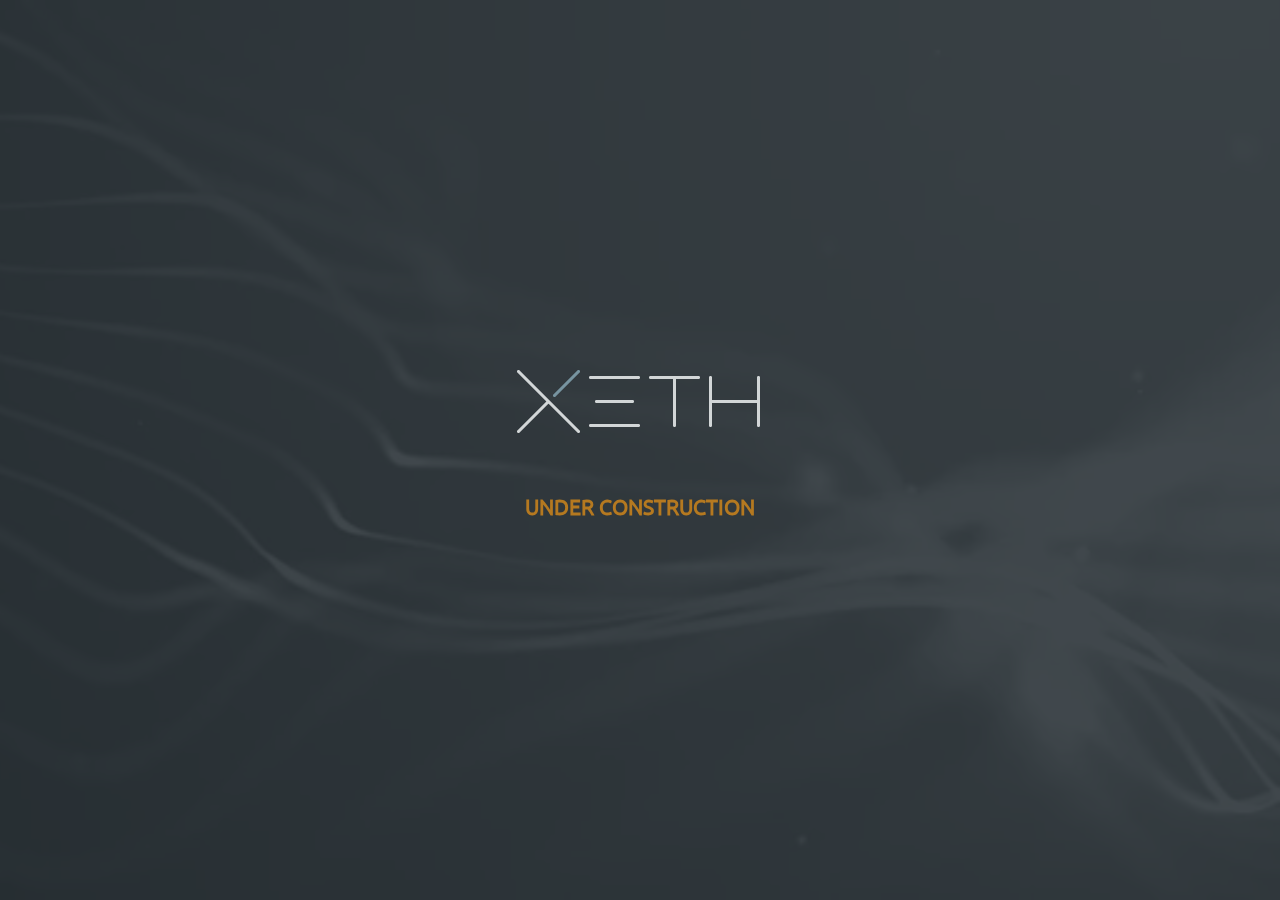
<file: index.html>
<!doctype html>
<html>
<head>
<meta charset="utf-8">
<title>XETH</title>
    
<script type="text/javascript" src="js/jquery-1.11.0.min.js"></script>
<script type="text/javascript" src="js/qrcode.min.js"></script>

<link href="CSS/main.css" rel="stylesheet" type="text/css">
<link href="CSS/splash.css" rel="stylesheet" type="text/css">
<link href="CSS/details.css" rel="stylesheet" type="text/css">
<link href="CSS/get.css" rel="stylesheet" type="text/css">
<link href="CSS/support.css" rel="stylesheet" type="text/css">
<script>
  (function(i,s,o,g,r,a,m){i['GoogleAnalyticsObject']=r;i[r]=i[r]||function(){
  (i[r].q=i[r].q||[]).push(arguments)},i[r].l=1*new Date();a=s.createElement(o),
  m=s.getElementsByTagName(o)[0];a.async=1;a.src=g;m.parentNode.insertBefore(a,m)
  })(window,document,'script','https://www.google-analytics.com/analytics.js','ga');

  ga('create', 'UA-81037604-1', 'auto');
  ga('send', 'pageview');

</script>
</head>

<body>
    
<div id="header" class="header">
	
    <a href="#" class="headLogo"></a>
<!--
	<ul id="mainNav" class="mainNav">
		<li><a id="detailsNav" href="javascript:void(0)">About</a></li>
		<li><a id="documentationNav" href="documentation.html">Documentation</a></li>
		<!--<li><a id="timelineNav" href="timeline.html">Timeline</a></li>!
		<li><a id="getNav" href="download.html">Get</a></li>
		<li><a id="supportNav" class="hl" href="javascript:void(0)">Contribute</a></li>
	</ul>
-->
</div>
    
<div class="splashPage">
    <video class="bgLayer bgVideo" loop autoplay name="media"><source src="video/bg.webm" type="video/webm"></video>
    <div class="bgLayer"></div>
    <div class="splitSection logoSection full">
        <div class="logo"></div>
        <!--<div style="margin-top:10px;color:red;text-align:center;">
            Xeth is no longer maintained. Please use alternative wallets such as <a style="color:red" href="https://github.com/ethereum/mist">https://github.com/ethereum/mist</a>
        </div>-->
        <div style="text-align:center;font-size:1.3em;font-weight:bold;margin-top:30px;padding:10px;background-image:url(https://cdn.pixabay.com/photo/2012/04/10/17/07/patterns-26459_640.png);color:#b57920;">
            UNDER CONSTRUCTION
        </div>
    </div>
    <!--<div class="highlightsSection short">
        <ul class="highlights">
            <li class="eth">ethereum wallet</li>
            <li class="bitprofile">bitprofile support</li>
            <li class="stealth">stealth payments</li>
            <li class="opensource">free<br>open-source</li>
        </ul>
    </div>-->
</div>
<!--
<div id="detailsPage" class="pageTag"></div>
<div class="detailsPage">
<div class="contentWrapper">
    <div class="highlightItem">
        <div class="icon eth"></div>
        <div class="txt">
            <h2>Ethereum</h2>
            <p><a href="https://www.ethereum.org/" target="_blank">Ethereum</a> is a decentralized platform that runs smart contracts: applications that run exactly as programmed without any possibility of downtime, censorship, fraud or third party interference.</p>
        </div>
    </div>
    <div class="highlightItem">
        <div class="icon bitprofile"></div>
        <div class="txt">
            <h2>BitProfile</h2>
            <p><a href="http://bitprofile.org/" target="_blank">BitProfile</a> is a decentralized user namespace system which allows to receive direct payments anonymously.</p>
        </div>
    </div>
    <div class="highlightItem">
        <div class="icon stealth"></div>
        <div class="txt">
            <h2>Stealth Payments</h2>
            <p>Private exchange of funds, protects the privacy of the recipient and prevents observers from knowing the user's transaction history. Find more information in the <a href="documentation.html">documentation</a>.</p>
        </div>
    </div>
    
    <div class="preview">
        <img src="img/Animation.gif" />
    </div>
    
    <h1>XETH Project</h1>
    <p>Xeth is a free, open-source Ethereum GUI wallet. It implements various useful features, like stealth payments, bitprofile support, secure random key generation, addressbook and much more.</p>
    <p>The intuitive and smooth UI brings the best user experience.</p>
    <p>For more details see the <a href="documentation.html">documentation</a>.</p>

</div>
</div>

<div id="getPage" class="pageTag"></div>
<div class="getPage">
<div class="contentWrapper">
    <a href="download.html" class="btn">Download</a>
    <a target="_blank" href="https://github.com/Xeth/Xeth" class="btn">GitHub</a>
    <div class="info">
        <h2>New version available soon</h2>
        <h1>Previous Release 0.4.2 <a href="release.html">(notes)</a></h1>
    </div>
</div>
</div>

<div id="supportPage" class="pageTag"></div>
<div class="supportPage">
<div class="contentWrapper">
    <div class="info">
        <div class="txt">
            <h2>Support XETH project</h2>
            <p>Xeth is an open-source, community based, non-profit project, being developed collaboratively by volunteers.</p>
            <p>Any kind of support is highly appreciated. You can help us with the development, financially or just spread the word.</p>
        </div>
        <a href="https://github.com/Xeth/Xeth/issues" target="_blank" class="btn icon github">Code &amp; Issues</a>
        <a href="https://twitter.com/home?status=%23XETH%20%23Ethereum%20GUI%20wallet%20with%20%23StealthPayments%20and%20%40BitProfile%20support%20http%3A//xeth.org" target="_blank" class="btn icon twitter">Tweet about it</a>
    </div>
    <div class="donate" id="donateETH">
        <div class="img"></div>
        <div class="txt">0x15e0d2A370152D9EfdF23dFF00F00D47d6Df9E54</div>
        <a href="javascript:void(0)" class="btn">Support us with ETH</a>
    </div>
</div>
</div>
-->    
    <script src='js/script.js'></script>
    
</body>
</html>
</file>
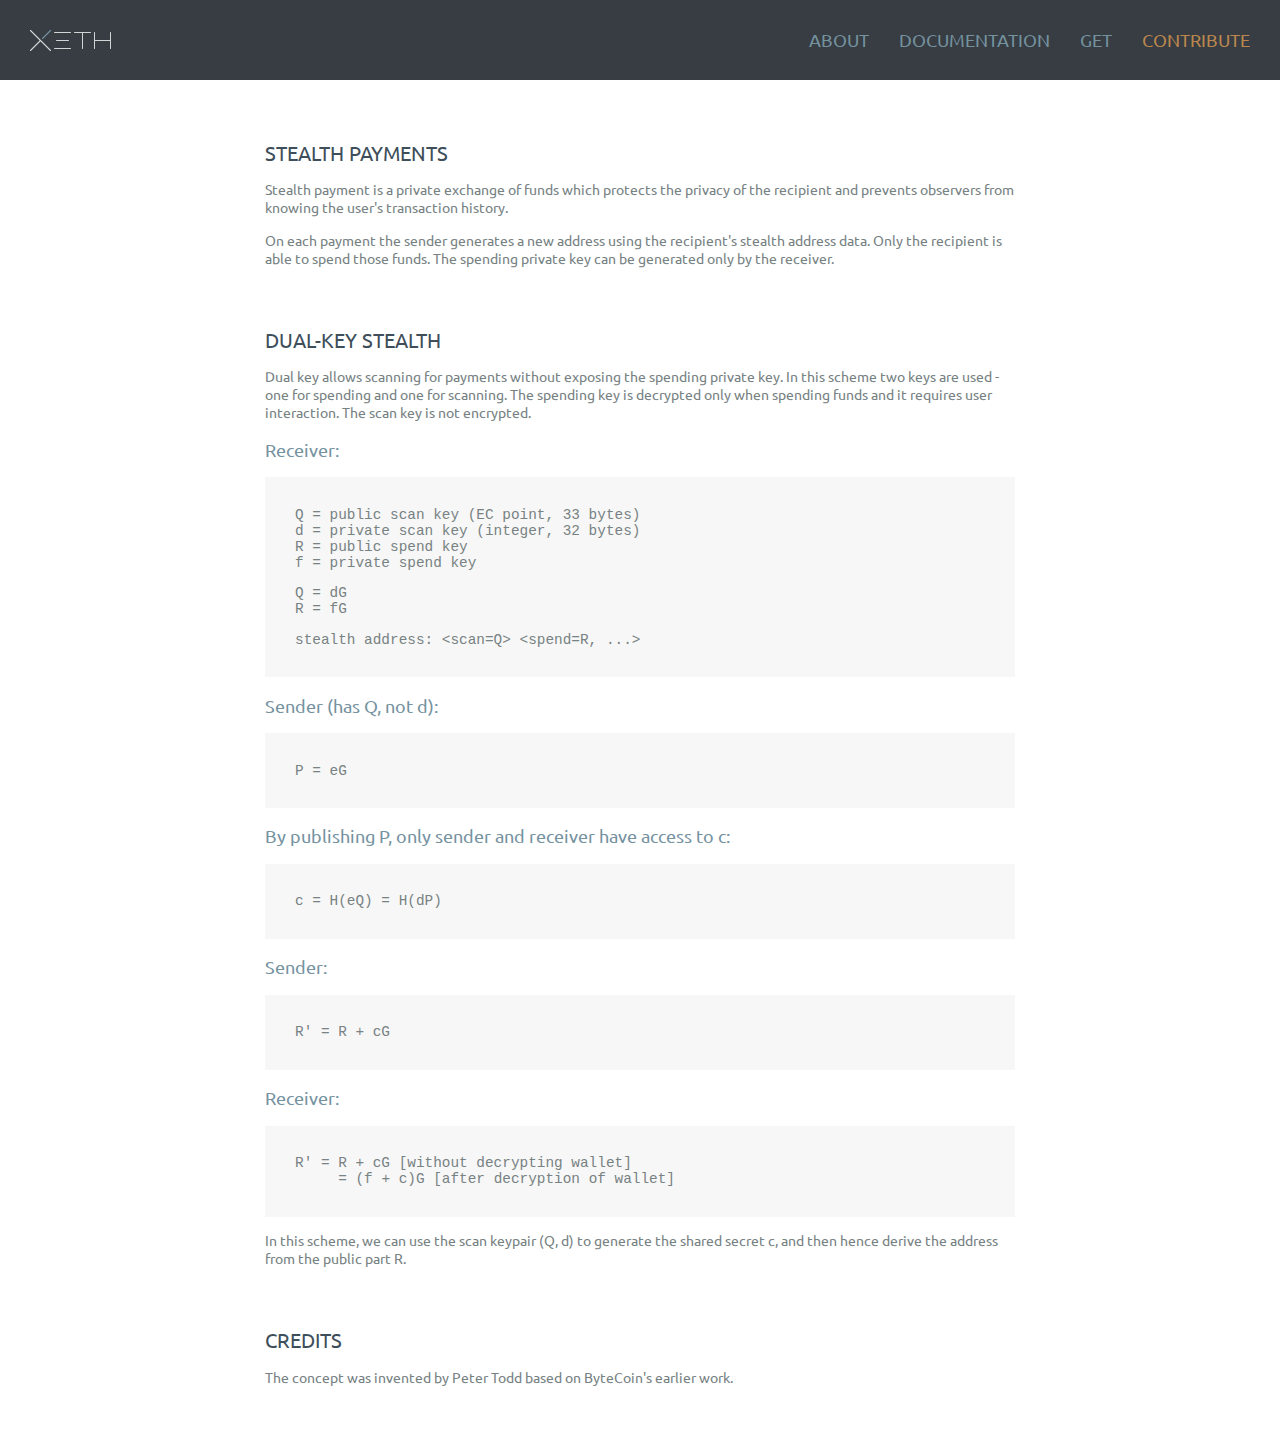
<file: documentation.html>
<!doctype html>
<html>
<head>
<meta charset="utf-8">
<title>XETH timeline</title>

<link href="CSS/main.css" rel="stylesheet" type="text/css">
<link href="CSS/documentation.css" rel="stylesheet" type="text/css">
<script>
  (function(i,s,o,g,r,a,m){i['GoogleAnalyticsObject']=r;i[r]=i[r]||function(){
  (i[r].q=i[r].q||[]).push(arguments)},i[r].l=1*new Date();a=s.createElement(o),
  m=s.getElementsByTagName(o)[0];a.async=1;a.src=g;m.parentNode.insertBefore(a,m)
  })(window,document,'script','https://www.google-analytics.com/analytics.js','ga');

  ga('create', 'UA-81037604-1', 'auto');
  ga('send', 'pageview');

</script>
</head>

<body>
    
<div id="header" class="header scrolled">
	
    <a href="index.html" class="headLogo"></a>

	<ul id="mainNav" class="mainNav">
		<li><a id="detailsNav" href="index.html#detailsPage">About</a></li>
		<li><a id="documentationNav" href="documentation.html">Documentation</a></li>
<!--		<li><a id="timelineNav" href="timeline.html">Timeline</a></li>-->
		<li><a id="getNav" href="download.html">Get</a></li>
		<li><a id="supportNav" class="hl" href="index.html#supportPage">Contribute</a></li>
	</ul>

</div>
    
<div class="documentationPage contentWrapper subPage">
    <h1>Stealth payments</h1>
    <p>Stealth payment is a private exchange of funds which protects the privacy of the recipient and prevents observers from knowing the user's transaction history.</p>
    <p>On each payment the sender generates a new address using the recipient's stealth address data. Only the recipient is able to spend those funds. The spending private key can be generated only by the receiver.</p>
    <h1>Dual-key stealth</h1>
    <p>Dual key allows scanning for payments without exposing the spending private key. In this scheme two keys are used - one for spending and one for scanning. The spending key is decrypted only when spending funds and it requires user interaction. The scan key is not encrypted.</p>
    <h3>Receiver:</h3>
    <div class="code">
        <p>
            Q = public scan key (EC point, 33 bytes)<br>
            d = private scan key (integer, 32 bytes)<br>
            R = public spend key<br>
            f = private spend key
        </p>
        <p>
            Q = dG<br>
            R = fG
        </p>
        <p>
            stealth address: &lt;scan=Q&gt; &lt;spend=R, ...&gt;
        </p>
    </div>
    <h3>Sender (has Q, not d):</h3>
    <div class="code">
        <p>P = eG</p>
    </div>
    <h3>By publishing P, only sender and receiver have access to c:</h3>
    <div class="code">
        <p>c = H(eQ) = H(dP)</p>
    </div>
    <h3>Sender:</h3>
    <div class="code">
        <p>R' = R + cG</p>
    </div>
    <h3>Receiver:</h3>
    <div class="code">
        <p>
            R' = R + cG     [without decrypting wallet]<br>
            &emsp;&emsp;&emsp;= (f + c)G   [after decryption of wallet]
        </p>
    </div>
    <p>
        In this scheme, we can use the scan keypair (Q, d) to generate the shared secret c, and then hence derive the address from the public part R.
    </p>
    <h1>Credits</h1>
    <p>The concept was invented by Peter Todd based on ByteCoin's earlier work.</p>
</div>
    
</body>
</html>
</file>
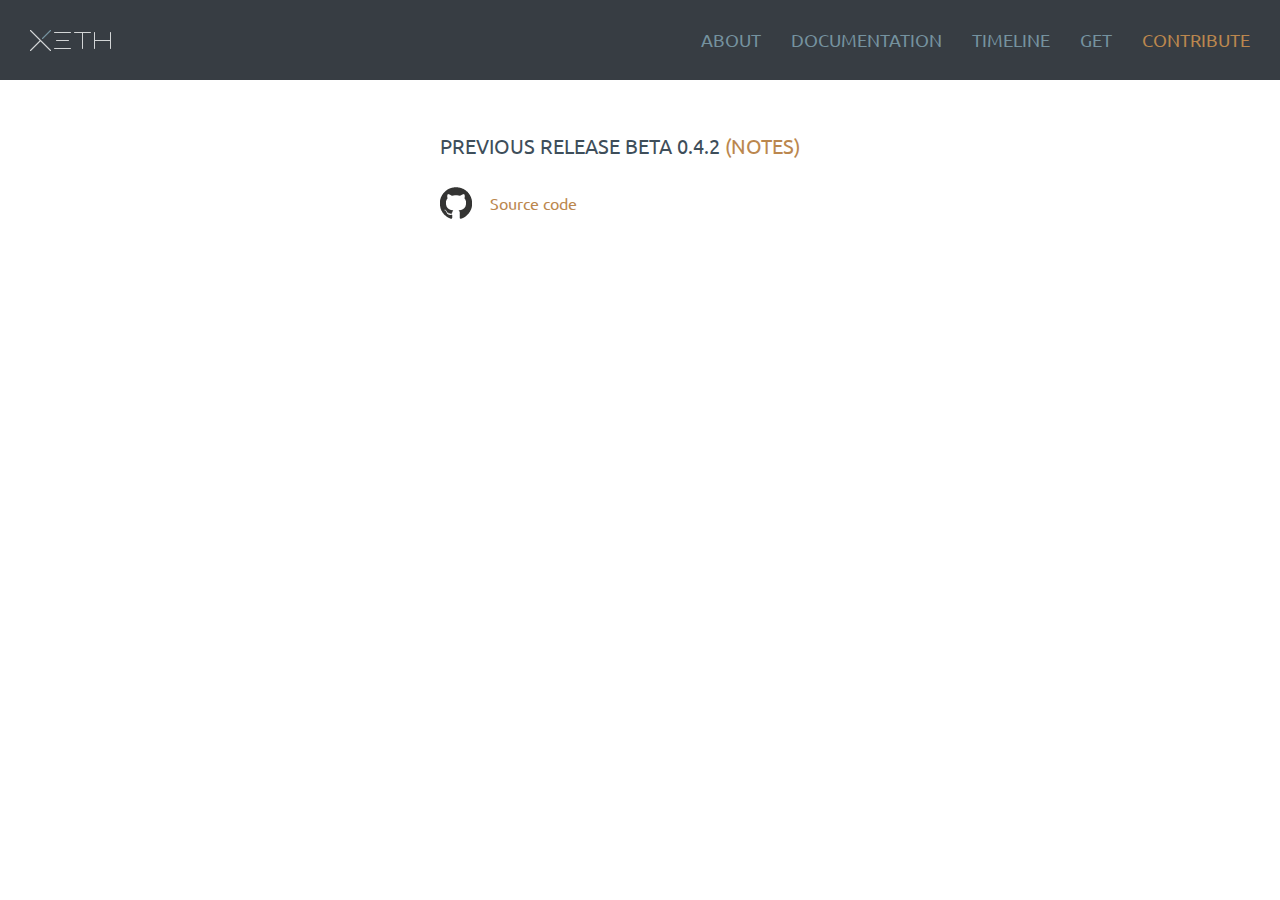
<file: download.html>
<!doctype html>
<html>
<head>
<meta charset="utf-8">
<title>XETH download</title>

<link href="CSS/main.css" rel="stylesheet" type="text/css">
<link href="CSS/downloads.css" rel="stylesheet" type="text/css">
<script>
  (function(i,s,o,g,r,a,m){i['GoogleAnalyticsObject']=r;i[r]=i[r]||function(){
  (i[r].q=i[r].q||[]).push(arguments)},i[r].l=1*new Date();a=s.createElement(o),
  m=s.getElementsByTagName(o)[0];a.async=1;a.src=g;m.parentNode.insertBefore(a,m)
  })(window,document,'script','https://www.google-analytics.com/analytics.js','ga');

  ga('create', 'UA-81037604-1', 'auto');
  ga('send', 'pageview');

</script>
</head>

<body>
    
<div id="header" class="header scrolled">
	
    <a href="index.html" class="headLogo"></a>

	<ul id="mainNav" class="mainNav">
		<li><a id="detailsNav" href="index.html#detailsPage">About</a></li>
		<li><a id="documentationNav" href="documentation.html">Documentation</a></li>
		<li><a id="timelineNav" href="timeline.html">Timeline</a></li>
		<li><a id="getNav" href="download.html">Get</a></li>
		<li><a id="supportNav" class="hl" href="index.html#supportPage">Contribute</a></li>
	</ul>

</div>
    
<!--div class="warningPage subPage">
    <div class="contentWrapper">
        <p>A new community-created blockchain will be available for activation at block #1920000, which is expected to arrive on July 20th 2016, in which the Ether balance of contract 0xbb9bc244d798123fde783fcc1c72d3bb8c189413 (commonly referred to as "The DAO") and all of its descendants will be moved to a withdraw contract due to an exploited bug in the original contract. This should restore funds from all contracts linked to the exploit and allow authenticated holders of "The DAO" tokens to redeem it for ether.</p>
        <p><b>Xeth supports the DAO hard fork by default.</b><br> If you don't want to support the hard fork, please start Xeth with the <i>--dao-fork=0</i> command line argument.</p>
    </div>
</div-->
    
<div class="downloadsPage contentWrapper subPage slimPage">
     <!--<h2>New version available soon</h2>-->
     <!--<div class="soon">-->
        <!--<a class="OS windows" target="_blank" href="https://sourceforge.net/projects/xeth/files/windows/x86_64/windows_xeth-latest.x86_64.exe/download">Windows</a>-->
        <!--<a class="OS mac" target="_blank" href="https://github.com/Xeth/Xeth/blob/master/doc/build_osx.md">Mac OS X</a>-->
        <!--<a class="OS ubuntu" target="_blank" href="https://sourceforge.net/projects/xeth/files/linux/x86_64/ubuntu16_xeth-latest.x86_64.deb/download">Ubuntu 16</a>-->
        <!--<a class="OS fedora" target="_blank" href="https://sourceforge.net/projects/xeth/files/linux/x86_64/fedora24_xeth-latest.x86_64.rpm/download">Fedora 24</a>-->
         <!--<a class="OS source" target="_blank" href="https://github.com/Xeth/Xeth">Source code</a>-->
        <!--<a class="OS more" target="_blank" href="https://sourceforge.net/projects/xeth/files/">More downloads</a>-->
         <!--<div class="clear"></div>
     <!--</div>-->
    
    <h1 class="title">previous release Beta 0.4.2 <a href="release.html">(notes)</a></h1>
    <!--<a class="OS windows"  target="_blank" href="https://sourceforge.net/projects/xeth/files/windows/x86_64/windows_xeth-latest.x86_64.exe/download">Windows</a>-->
    <!-- <a class="OS mac" target="_blank" href="https://github.com/Xeth/Xeth/blob/master/doc/build_osx.md">Mac OS X</a> -->
<!--    <a class="OS mac" target="_blank" href="https://sourceforge.net/projects/xeth/files/osx/x86_64/XETH_experimental.dmg/download">Mac OS X (alpha)</a>-->
    <!-- <a class="OS ubuntu" target="_blank" href="https://sourceforge.net/projects/xeth/files/linux/x86_64/ubuntu16_xeth-latest.x86_64.deb/download">Ubuntu 16</a> -->
<!--    <a class="OS fedora" target="_blank" href="https://sourceforge.net/projects/xeth/files/linux/x86_64/fedora24_xeth-latest.x86_64.rpm/download">Fedora 24</a>-->
    <a class="OS source" target="_blank" href="https://github.com/Xeth/Xeth">Source code</a>
    <!--<a class="OS more" target="_blank" href="https://sourceforge.net/projects/xeth/files/">More downloads</a>-->
    <div class="clear"></div>
</div>
    
</body>
</html>
</file>
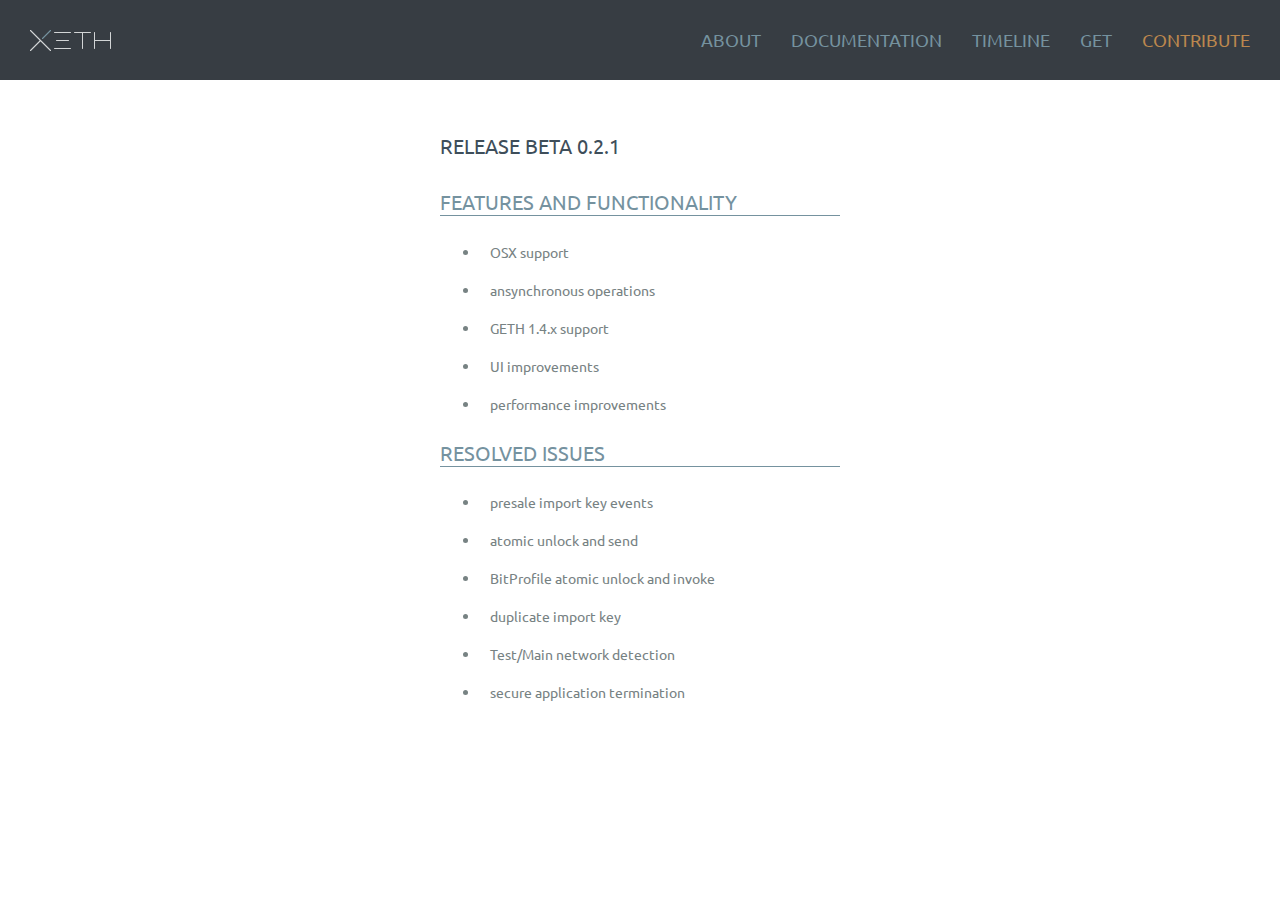
<file: release-0.2-1.html>
<!doctype html>
<html>
<head>
<meta charset="utf-8">
<title>XETH download</title>

<link href="CSS/main.css" rel="stylesheet" type="text/css">
<link href="CSS/release.css" rel="stylesheet" type="text/css">
<script>
  (function(i,s,o,g,r,a,m){i['GoogleAnalyticsObject']=r;i[r]=i[r]||function(){
  (i[r].q=i[r].q||[]).push(arguments)},i[r].l=1*new Date();a=s.createElement(o),
  m=s.getElementsByTagName(o)[0];a.async=1;a.src=g;m.parentNode.insertBefore(a,m)
  })(window,document,'script','https://www.google-analytics.com/analytics.js','ga');

  ga('create', 'UA-81037604-1', 'auto');
  ga('send', 'pageview');
</script>
</head>

<body>
    
<div id="header" class="header scrolled">
	
    <a href="index.html" class="headLogo"></a>

	<ul id="mainNav" class="mainNav">
		<li><a id="detailsNav" href="index.html#detailsPage">About</a></li>
		<li><a id="documentationNav" href="documentation.html">Documentation</a></li>
		<li><a id="timelineNav" href="timeline.html">Timeline</a></li>
		<li><a id="getNav" href="download.html">Get</a></li>
		<li><a id="supportNav" class="hl" href="index.html#supportPage">Contribute</a></li>
	</ul>

</div>
    
<div class="releasePage contentWrapper subPage slimPage">
    <h1>release BETA 0.2.1</h1>
    <h2>Features and Functionality</h2>
    <ul>
        <li>OSX support</li>
        <li>ansynchronous operations</li>
        <li>GETH 1.4.x support</li>
        <li>UI improvements</li>
        <li>performance improvements</li>
    </ul>
    <h2>Resolved issues</h2>
    <ul>
        <li>presale import key events</li>
        <li>atomic unlock and send</li>
        <li>BitProfile atomic unlock and invoke</li>
        <li>duplicate import key</li>
        <li>Test/Main network detection</li>
        <li>secure application termination</li>
    </ul>
</div>
</body>
</html>
</file>
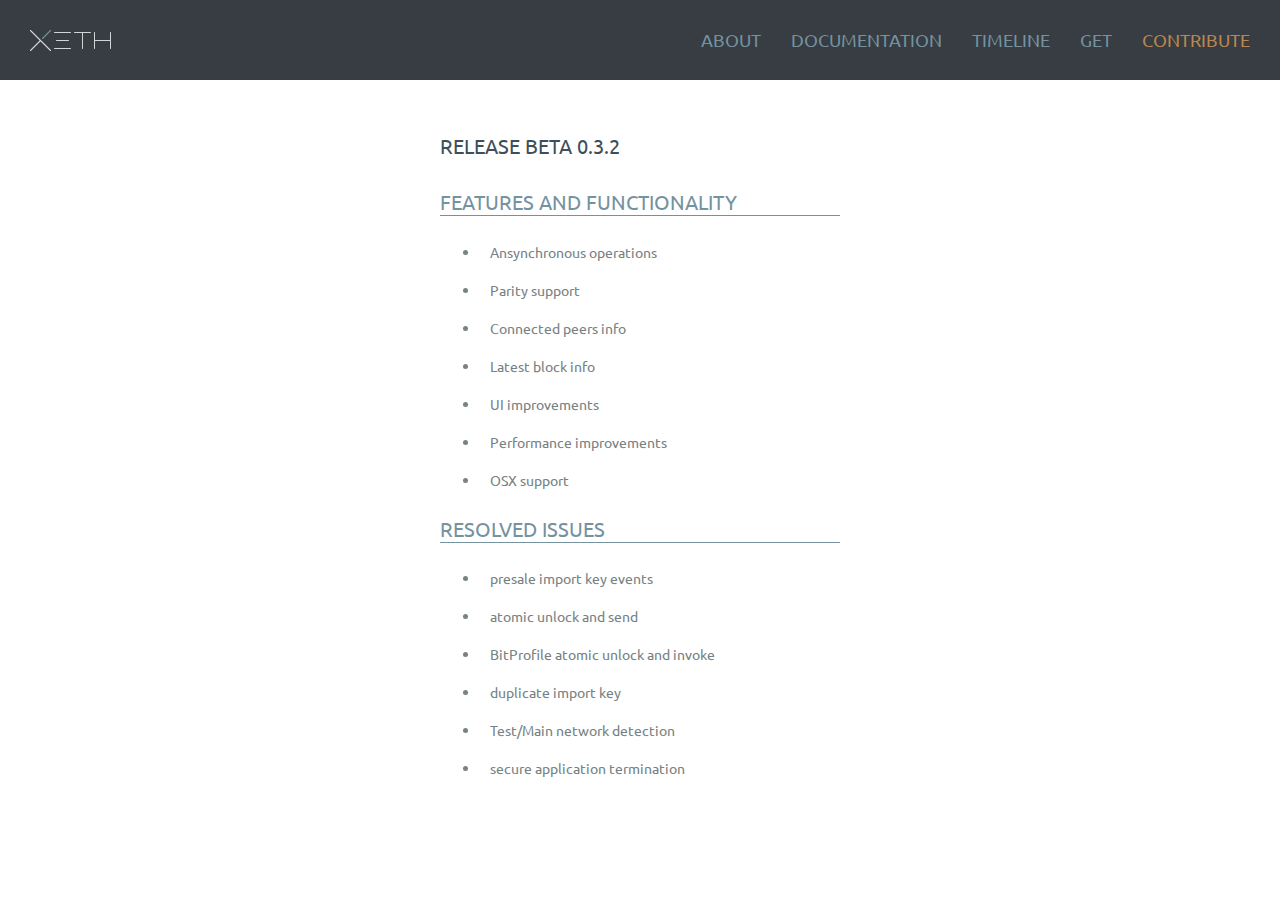
<file: release-0.3.1.html>
<!doctype html>
<html>
<head>
<meta charset="utf-8">
<title>XETH download</title>

<link href="CSS/main.css" rel="stylesheet" type="text/css">
<link href="CSS/release.css" rel="stylesheet" type="text/css">
<script>
  (function(i,s,o,g,r,a,m){i['GoogleAnalyticsObject']=r;i[r]=i[r]||function(){
  (i[r].q=i[r].q||[]).push(arguments)},i[r].l=1*new Date();a=s.createElement(o),
  m=s.getElementsByTagName(o)[0];a.async=1;a.src=g;m.parentNode.insertBefore(a,m)
  })(window,document,'script','https://www.google-analytics.com/analytics.js','ga');

  ga('create', 'UA-81037604-1', 'auto');
  ga('send', 'pageview');
</script>
</head>

<body>
    
<div id="header" class="header scrolled">
	
    <a href="index.html" class="headLogo"></a>

	<ul id="mainNav" class="mainNav">
		<li><a id="detailsNav" href="index.html#detailsPage">About</a></li>
		<li><a id="documentationNav" href="documentation.html">Documentation</a></li>
		<li><a id="timelineNav" href="timeline.html">Timeline</a></li>
		<li><a id="getNav" href="download.html">Get</a></li>
		<li><a id="supportNav" class="hl" href="index.html#supportPage">Contribute</a></li>
	</ul>

</div>
    
<div class="releasePage contentWrapper subPage slimPage">
    <h1>release BETA 0.3.2</h1>
    <h2>Features and Functionality</h2>
    <ul>
	<li>Ansynchronous operations</li>
        <li>Parity support</li>
        <li>Connected peers info</li>
        <li>Latest block info</li>
        <li>UI improvements</li>
        <li>Performance improvements</li>
	<li>OSX support</li>
    </ul>
    <h2>Resolved issues</h2>
    <ul>
        <li>presale import key events</li>
        <li>atomic unlock and send</li>
        <li>BitProfile atomic unlock and invoke</li>
        <li>duplicate import key</li>
        <li>Test/Main network detection</li>
        <li>secure application termination</li>
    </ul>
</div>
</body>
</html>
</file>
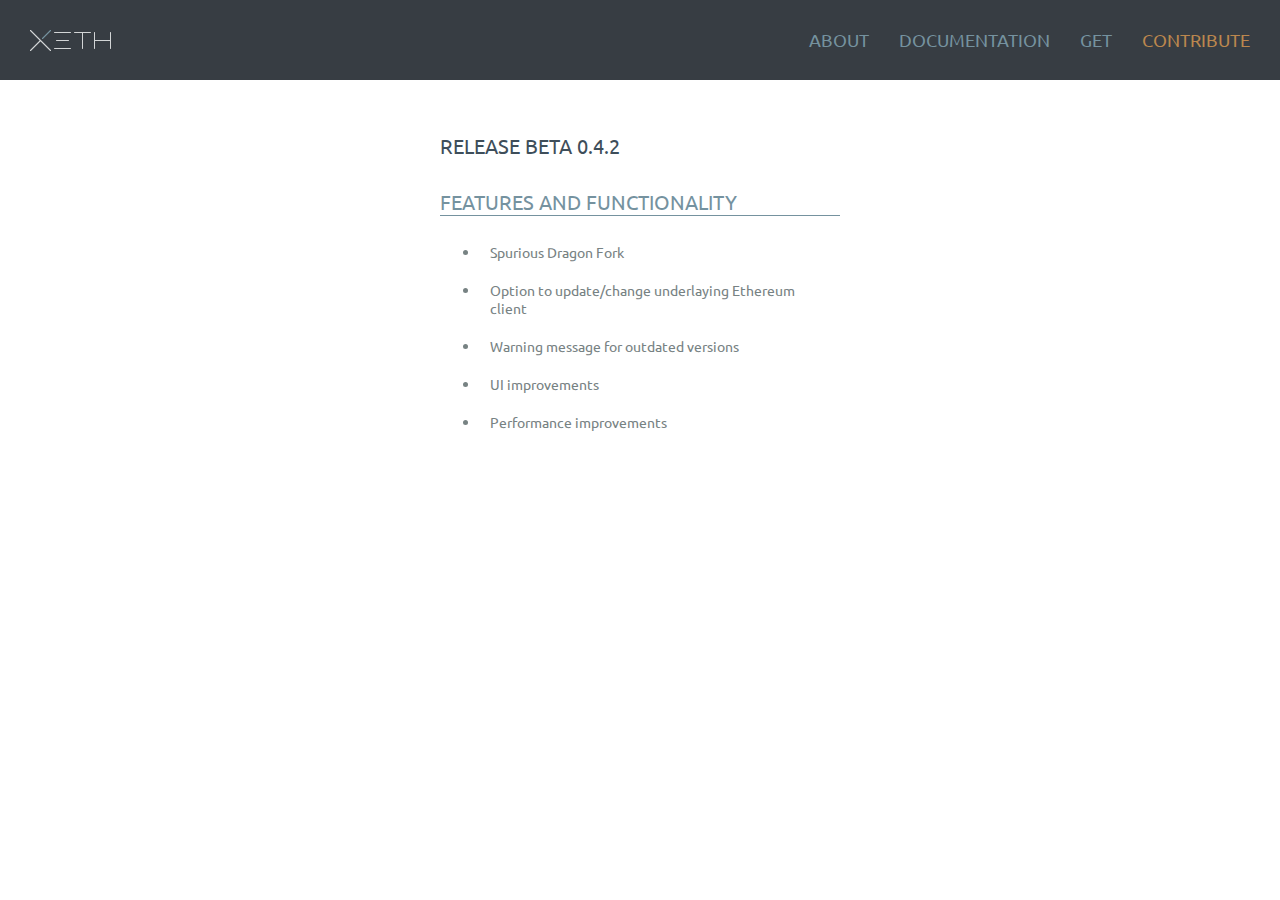
<file: release.html>
<!doctype html>
<html>
<head>
<meta charset="utf-8">
<title>XETH download</title>

<link href="CSS/main.css" rel="stylesheet" type="text/css">
<link href="CSS/release.css" rel="stylesheet" type="text/css">
<script>
  (function(i,s,o,g,r,a,m){i['GoogleAnalyticsObject']=r;i[r]=i[r]||function(){
  (i[r].q=i[r].q||[]).push(arguments)},i[r].l=1*new Date();a=s.createElement(o),
  m=s.getElementsByTagName(o)[0];a.async=1;a.src=g;m.parentNode.insertBefore(a,m)
  })(window,document,'script','https://www.google-analytics.com/analytics.js','ga');

  ga('create', 'UA-81037604-1', 'auto');
  ga('send', 'pageview');
</script>
</head>

<body>
    
<div id="header" class="header scrolled">
	
    <a href="index.html" class="headLogo"></a>

	<ul id="mainNav" class="mainNav">
		<li><a id="detailsNav" href="index.html#detailsPage">About</a></li>
		<li><a id="documentationNav" href="documentation.html">Documentation</a></li>
<!--		<li><a id="timelineNav" href="timeline.html">Timeline</a></li>-->
		<li><a id="getNav" href="download.html">Get</a></li>
		<li><a id="supportNav" class="hl" href="index.html#supportPage">Contribute</a></li>
	</ul>

</div>
    
<div class="releasePage contentWrapper subPage slimPage">
    <h1>release BETA 0.4.2</h1>
    <h2>Features and Functionality</h2>
    <ul>
        <li>Spurious Dragon Fork</li>
        <li>Option to update/change underlaying Ethereum client</li>
        <li>Warning message for outdated versions</li>
        <li>UI improvements</li>
        <li>Performance improvements</li>
    </ul>
<!--    <h2>Resolved issues</h2>-->
<!--    <ul>-->
<!--        <li>presale import key events</li>-->
<!--    </ul>-->
</div>
</body>
</html>
</file>
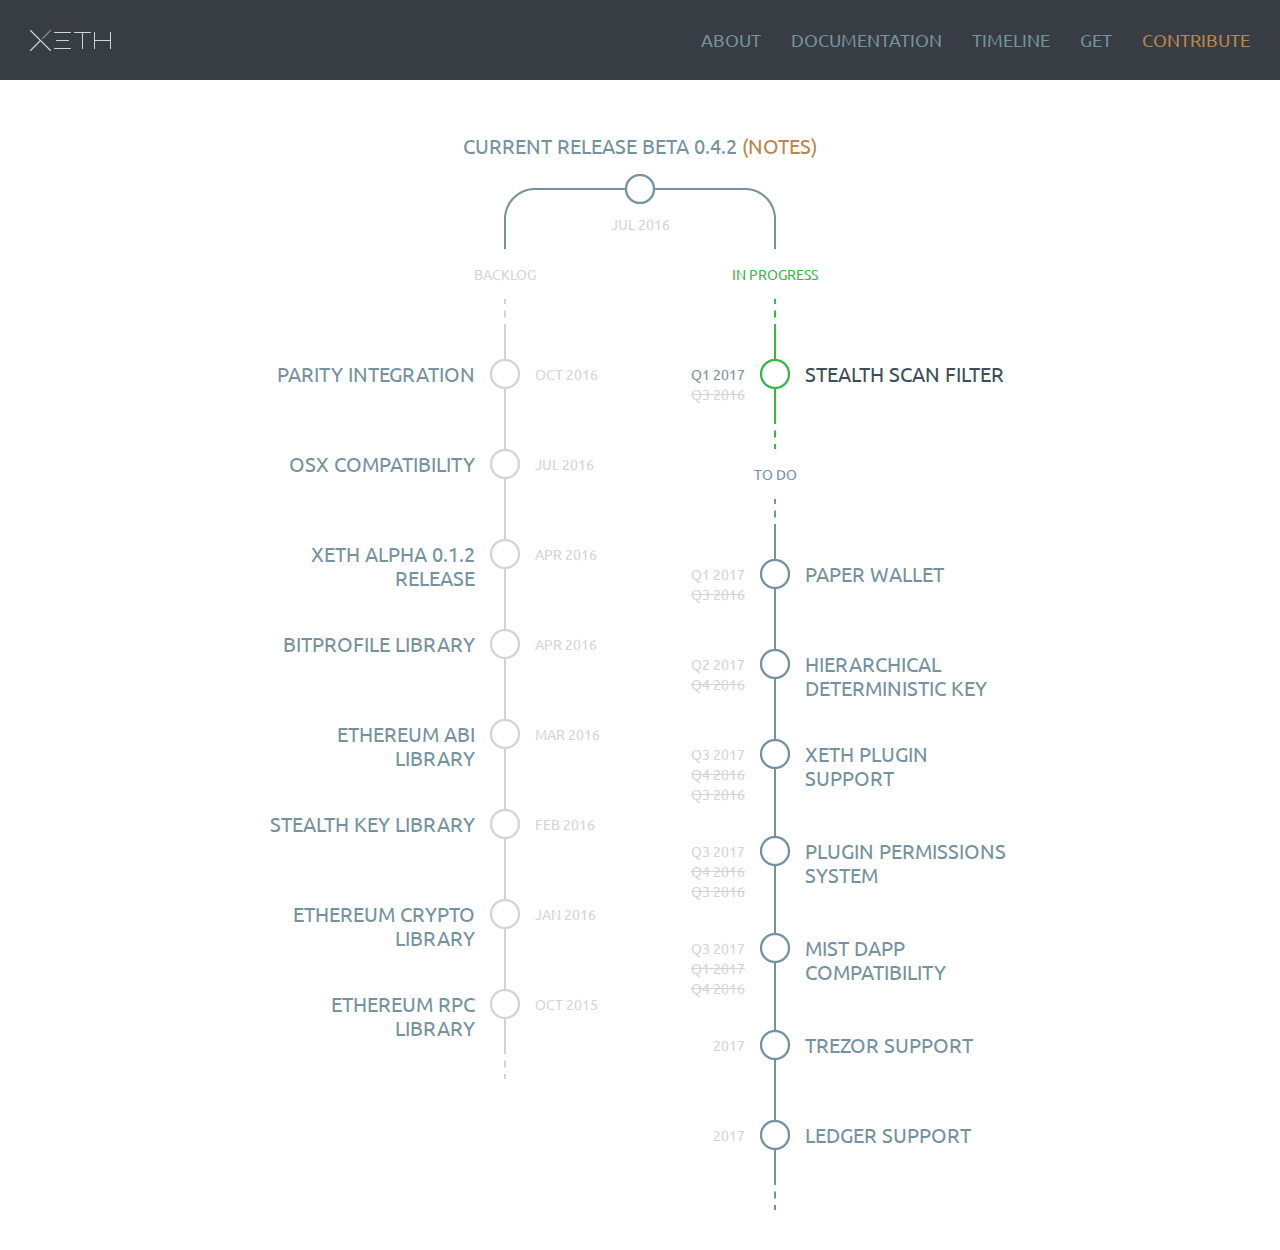
<file: timeline.html>
<!doctype html>
<html>
<head>
<meta charset="utf-8">
<title>XETH timeline</title>

<link href="CSS/main.css" rel="stylesheet" type="text/css">
<link href="CSS/timeline.css" rel="stylesheet" type="text/css">
<script>
  (function(i,s,o,g,r,a,m){i['GoogleAnalyticsObject']=r;i[r]=i[r]||function(){
  (i[r].q=i[r].q||[]).push(arguments)},i[r].l=1*new Date();a=s.createElement(o),
  m=s.getElementsByTagName(o)[0];a.async=1;a.src=g;m.parentNode.insertBefore(a,m)
  })(window,document,'script','https://www.google-analytics.com/analytics.js','ga');

  ga('create', 'UA-81037604-1', 'auto');
  ga('send', 'pageview');

</script>
</head>

<body>
    
<div id="header" class="header scrolled">
	
    <a href="index.html" class="headLogo"></a>

	<ul id="mainNav" class="mainNav">
		<li><a id="detailsNav" href="index.html#detailsPage">About</a></li>
		<li><a id="documentationNav" href="documentation.html">Documentation</a></li>
		<li><a id="timelineNav" href="timeline.html">Timeline</a></li>
		<li><a id="getNav" href="download.html">Get</a></li>
		<li><a id="supportNav" class="hl" href="index.html#supportPage">Contribute</a></li>
	</ul>

</div>
    
<div class="timelinePage contentWrapper subPage">
    <div class="currentRelease">
        <h1 class="title">current release Beta 0.4.2 <a href="release.html">(notes)</a></h1>
        <div class="time">jul 2016</div>
    </div>
    <div class="column left">
        <ul class="backlog">
            <li>
                <div class="title">parity integration</div>
                <div class="time">oct 2016</div>
            </li>
            <li>
                <div class="title">osx compatibility</div>
                <div class="time">jul 2016</div>
            </li>
            <li>
                <div class="title">xeth alpha 0.1.2 release</div>
                <div class="time">apr 2016</div>
            </li>
            <li>
                <div class="title">bitprofile library</div>
                <div class="time">apr 2016</div>
            </li>
            <li>
                <div class="title">ethereum abi library</div>
                <div class="time">mar 2016</div>
            </li>
            <li>
                <div class="title">stealth key library</div>
                <div class="time">feb 2016</div>
            </li>
            <li>
                <div class="title">ethereum crypto library</div>
                <div class="time">jan 2016</div>
            </li>
            <li>
                <div class="title">ethereum rpc library</div>
                <div class="time">oct 2015</div>
            </li>
        </ul>
    </div>
    <div class="column right">
        <ul class="inprogress">
            <li>
                <div class="title">stealth scan filter</div>
                <div class="time">
                    q1 2017
                    <p class="post">q3 2016</p>
                </div>
            </li>
        </ul>
        <ul class="todo">
            <li>
                <div class="title">paper wallet</div>
                <div class="time">
                    q1 2017
                    <p class="post">q3 2016</p>
                </div>
            </li>
            <li>
                <div class="title">Hierarchical Deterministic key</div>
                <div class="time">
                    q2 2017
                    <p class="post">q4 2016</p>
                </div>
            </li>
            <li>
                <div class="title">xeth plugin support</div>
                <div class="time">
                    q3 2017
                    <p class="post">q4 2016</p>
                    <p class="post">q3 2016</p>
                </div>
            </li>
            <li>
                <div class="title">plugin permissions system</div>
                <div class="time">
                    q3 2017
                    <p class="post">q4 2016</p>
                    <p class="post">q3 2016</p>
                </div>
            </li>
            <li>
                <div class="title">mist dapp compatibility</div>
                <div class="time">
                    q3 2017
                    <p class="post">q1 2017</p>
                    <p class="post">q4 2016</p>
                </div>
            </li>
            <li>
                <div class="title">trezor support</div>
                <div class="time">2017</div>
            </li>
            <li>
                <div class="title">ledger support</div>
                <div class="time">2017</div>
            </li>
        </ul>
    </div>
</div>
</body>
</html>
</file>
<file: CSS/main.css>
@charset "utf-8";

@font-face {
    font-family: Regular;
    src: local(Regular), url('../fonts/Ubuntu-Regular.ttf') format('opentype');
}

@font-face {
    font-family: Bold;
    src: local(Regular), url('../fonts/Ubuntu-Bold.ttf') format('opentype');
}

html, body {
    position: absolute;
	/*background-color: #ffffff;*/
	margin: 0px;
	font-family: Regular, Arial, Helvetica, sans-serif;
	height: 100%;
	width: 100%;
	min-width:800px;
	min-height:420px;
	-webkit-font-smoothing: antialiased;
}

.clear {
    clear: both;
}

h1, h2 {
    font-weight: normal;
    font-size: 1.25rem;
    color: #3E4E5A;
    text-transform: uppercase;
}

h2 {
    color: #75929F;
}

p {
    color: #778283;
    font-size: 0.9rem;
}

a {
	color: #BB874E;
	text-decoration: none;
	outline: none;
	cursor: pointer;
}

a:hover {
	text-decoration: underline;
}

.btn {
    text-decoration: none !important;
    display: block;
    line-height: 60px;
    height: 60px;
    width: 200px;
    background-color: #75929F;
    text-transform: uppercase;
    color: #ffffff;
    font-size: 1.25rem;
    text-align: center;
}
.btn.icon {
    width: 140px;
    padding-left: 60px;
    text-align: left;
}
.btn.icon:before {
    content: "";
    display: block;
    position: absolute;
    background-repeat: no-repeat;
    background-position: center center;
    height: 60px;
    width: 60px;
    margin-left: -60px;
}

.btn:hover {
    background-color: #BB874E !important;
}

.contentWrapper {
    width: 750px;
    margin: 0 auto;
}

.subPage {
    margin-top: 80px;
    padding: 40px 0;
}

.warningPage {
    padding: 40px 0;
    background-color: #D2D5D6;
}

.slimPage {
    width: 400px;
}

.header {
	top: 0;
    left: 0;
    right: 0;
	/*height: 20px;*/
    padding: 30px;
	position:fixed;
	z-index: 1000;
    /*background-color: #3E4E5A;*/
}

.header:after {
    content: "";
    display: block;
    clear: both;
}

.header .headLogo {
	background-image: url(../img/logo_s-01.png);
	background-repeat: no-repeat;
	height: 21px;
	width: 81px;
    pointer-events: none;
    opacity: 0;
	position:absolute;
    
    transition: 300ms opacity;
}

.header.scrolled1 {
    background-color: #3E4E5A;
}

.header.scrolled {
    /*background-color: #D2D5D6;*/
    background-color: #373d43;
}

.header.scrolled .headLogo {
    pointer-events: auto;
    opacity: 1;
}

.mainNav {
	list-style: none;
	display: block;
	padding: 0;
	margin: 0;
	/*height: 20px;*/
	line-height: 20px;
	font-size: 1.1rem;
	text-align:center;
    float: right;
    padding-left: 80px;
}

.mainNav li {
	float:left;
    margin-left: 30px;
}

.mainNav li a {
	text-decoration: none;
	text-transform: uppercase;
	color: #75929F;
}

.mainNav li a.hl {
	color: #BB874E;
}

.mainNav li a:hover {
	color: #ffffff;
}

.pageTag {
    position: absolute;
    height: 0;
    margin-top: -80px;
    margin-bottom: 80px;
}
</file>
<file: CSS/splash.css>
@charset "utf-8";

.splashPage {
    min-height: 420px;
    /*background-color: #3E4E5A;*/
    overflow: hidden;
    height: 100%;
    width: 100%;
}

.splashPage .bgLayer {
	position: absolute;
    top: 50%;
    left: 50%;
    min-width: 100%;
    min-height: 100%;
    width: auto;
    height: auto;
    z-index: -100;
    -webkit-transform: translateX(-50%) translateY(-50%);
    transform: translateX(-50%) translateY(-50%);
    background-size: cover;
    background-repeat: no-repeat;
    background-color: rgba(31, 39, 45, 0.85);
}

.splashPage .bgVideo {
    position: fixed;
    background-image: url(../img/bg_video.jpg);
}

.splashPage .logo {
    background-image: url(../img/logo-01.png);
    background-repeat: no-repeat;
    width: 246px;
    padding: 83px 0 0 0;
    text-align: center;
    color: #778283;
    font-size: 1.25rem;
    text-transform: uppercase;
    margin: 0 auto;
}

.splashPage .splitSection {
    position: absolute;
    top: 50%;
    transform: translateY(-50%);
}
.splashPage .logoSection {
    left: 0;
    right: 50%;
    opacity: 1;
    z-index: -1;
    
    transition: 200ms opacity;
}
.splashPage .logoSection.scrolled {
    opacity: 0;
}

.splashPage .highlightsSection {
    left: 50%;
    right: 0;
    padding-right: 10%;
}
.splashPage .highlightsSection.short {
    position: fixed;
    bottom: 0;
    left: 0;
    padding: 0;
    z-index: -10;
    text-align: center;
}
.splashPage .full {
    left: 0;
    right: 0;
}
.splashPage .highlights {
    display: block;
    padding: 0;
    margin: 0 auto;
    list-style-type: none;
    color: #778283;
    text-transform: uppercase;
    font-size: 0.9rem;
    width: 480px;
}
.splashPage .highlights li {
    margin: 20px 0;
    padding: 20px 0 20px 56px;
    background-repeat: no-repeat;
    background-position: left center;
}
.splashPage .short .highlights li {
    margin: 20px 0px;
    padding: 100px 0 20px 0;
    background-position: center center;
    display: inline-block;
    text-align: center;
    width: 110px;
}
.splashPage .highlights li.eth {
    background-image: url(../img/eth_s-01.png);
}
.splashPage .highlights li.bitprofile {
    background-image: url(../img/bitprofile_s-01.png);
}
.splashPage .highlights li.stealth {
    background-image: url(../img/stealth_s-01.png);
}
.splashPage .highlights li.opensource {
    background-image: url(../img/opensource_s-01.png);
}
</file>
<file: CSS/details.css>
@charset "utf-8";

.detailsPage {
    padding: 80px 0;
    background-color: #ffffff;
}
.detailsPage .highlightItem {
    margin: auto;
    padding: 0 0 80px 0;
    color: #778283;
    font-size: 0.9rem;
    height: 160px;
    clear: both;
}
.detailsPage .highlightItem .txt {
    position: relative;
    width: 560px;
    float: right;
    top: 50%;
    transform: translateY(-50%);
}
.detailsPage .highlightItem .icon {
    height: 160px;
    width: 160px;
    float: left;
	-moz-border-radius: 50%;
	border-radius: 50%;
    background-repeat: no-repeat;
    background-position: center center;
}
.detailsPage .highlightItem .icon.eth {
    background-color: #75929F;
    background-image: url(../img/eth-01.png);
}
.detailsPage .highlightItem .icon.bitprofile {
    background-color: #3E4E5A;
    background-image: url(../img/bitprofile-01.png);
}
.detailsPage .highlightItem .icon.stealth {
    background-color: #D2D5D6;
    background-image: url(../img/stealth-01.png);
}
.detailsPage .preview {
    text-align: center;
    width: 370px;
    margin: 0 0 60px 60px;
    float: right;
}

.detailsPage .preview img {
    max-width: 100%;
}
</file>
<file: CSS/get.css>
@charset "utf-8";

.getPage {
    padding: 40px 0;
    background-color: #D2D5D6;
    height: 60px;
}

.getPage .btn {
    float: right;
    margin-left: 30px;
}

.getPage .btn:hover {
    background-color: #BB874E;
}

.getPage .info h1,
.getPage .info h2 {
    font-size: 1.15rem;
    line-height: 30px;
    margin: 0;
    padding: 0;
}

.getPage .info .date:before {
    content: "(";
}

.getPage .info .date:after {
    content: ")";
}
</file>
<file: CSS/support.css>
@charset "utf-8";

.supportPage {
    padding: 60px 0;
    background-color: #3E4E5A;
}
.supportPage:after {
    content: "";
    clear: both;
    display: block;
    height: 0;
}
.supportPage .btn {
    width: 230px;
    text-transform: none;
}
.supportPage .btn.icon {
    width: 170px;
}
.supportPage .info {
    width: 520px;
    float: left;
}
.supportPage .info .txt {
    padding: 20px 60px 0 0;
    height: 270px;
}
.supportPage .info .btn {
    float: left;
    margin-right: 30px;
}
.supportPage .info .btn.github {
    background-color: #D2D5D6;
    color: #333333;
}
.supportPage .info .btn.github:before {
    background-image: url(../img/github_s-01.png);
}
.supportPage .info .btn.twitter {
    background-color: #28A9E2;
}
.supportPage .info .btn.twitter:before {
    background-image: url(../img/twitter_s-01.png);
}
.supportPage .donate {
    width: 230px;
    float: right;
}
.supportPage .donate .img {
    width: 210px;
    height: 210px;
    padding: 10px;
    margin-bottom: 10px;
    background-color: #FFFFFF;
}
.supportPage .donate .txt {
	height: 28px;
    padding: 6px 10px;
    line-height: 14px;
    margin-bottom: 10px;
    background-color: #ffffff;
    color: #3E4E5A;
    text-align: center;
    font-size: 0.7rem;
    word-break: break-word;
}
</file>
<file: CSS/documentation.css>
@charset "utf-8";

.documentationPage h1 {
    margin-top: 60px;
}
.documentationPage h1:first-child {
    margin-top: 20px;
}
.documentationPage h3 {
    color: #75929F;
    font-weight: normal;
    font-size: 1.1rem;
}
.documentationPage .code {
    font-family: monospace;
    padding: 15px 30px;
    background-color: #f7f7f7;
}
</file>
<file: CSS/downloads.css>
@charset "utf-8";

.downloadsPage .OS {
    background-repeat: no-repeat;
    background-position: left center;
    padding: 20px 10px 20px 50px;
    margin: 0;
    line-height: 20px;
    display: block;
    /*border-bottom: 1px solid #CCCCCC;*/
    float: left;
    width: 130px;
    display: block;
}
/*.downloadsPage .OS a {
    float: right;
    margin-left: 20px;
}*/
.downloadsPage .OS a[href="#"] {
	color: #CCCCCC;
	pointer-events: none;
}
.downloadsPage .OS.windows {
    background-image: url(../img/os/windows.png);
}
.downloadsPage .OS.mac {
    background-image: url(../img/os/apple.png);
}
.downloadsPage .OS.linuxmint {
    background-image: url(../img/os/linuxmint.png);
}
.downloadsPage .OS.ubuntu {
    background-image: url(../img/os/ubuntu.png);
}
.downloadsPage .OS.fedora {
    background-image: url(../img/os/fedora.png);
}
.downloadsPage .OS.opensuse {
    background-image: url(../img/os/opensuse.png);
}
.downloadsPage .OS.source {
    background-image: url(../img/github_s-01.png);
}
.downloadsPage .OS.more {
    background-image: url(../img/os/more-01.png);
}

.downloadsPage .soon {
    margin-bottom: 40px;
    clear: both;
}
.downloadsPage .soon .OS {
	color: #CCCCCC;
	pointer-events: none;
}
</file>
<file: CSS/release.css>
@charset "utf-8";

.releasePage h1 {
    margin-bottom: 30px;
}
.releasePage h2 {
    border-bottom: 1px solid #75929F;
}
.releasePage ul li {
    color: #778283;
    font-size: 0.9rem;
    padding: 10px;
}
</file>
<file: CSS/timeline.css>
@charset "utf-8";

.timelinePage {
    text-transform: uppercase;
}
.timelinePage:after {
    content: "";
    clear: both;
    display: block;
}
.timelinePage .title {
    font-size: 1.25rem;
    color: #75929F;
}
.timelinePage .time {
    font-size: 0.9rem;
    color: #D2D5D6;
    line-height: 20px;
    font-size: 0.9rem;
}
.timelinePage .currentRelease {
    text-align: center;
    background-repeat: no-repeat;
    background-position: center bottom;
    background-image: url(../img/timeline_head-01.png);
    padding-bottom: 15px;
}
.timelinePage .currentRelease .time {
    margin-top: 55px;
}
.timelinePage .column {
    width: 50%;
    float: left;
}
.timelinePage ul {
    margin: 0;
    padding: 0;
    list-style: none;
}
.timelinePage ul:before,
.timelinePage ul:after {
    display: block;
    content: "";
    margin-left: 105px;
    background-repeat: no-repeat;
    background-position: center bottom;
    background-image: url(../img/timeline_backlog_h-01.png);
}
.timelinePage ul.inprogress:before,
.timelinePage ul.inprogress:after {
    background-image: url(../img/timeline_inprogress_h-01.png);
}
.timelinePage ul.todo:before,
.timelinePage ul.todo:after {
    background-image: url(../img/timeline_todo_h-01.png);
}
.timelinePage ul:before {
    height: 50px;
    line-height: 50px;
    padding-bottom: 30px;
    text-align: center;
    font-size: 0.9rem;
    color: #D2D5D6;
}
.timelinePage ul:after {
    content: "";
    height: 30px;
}
.timelinePage ul.backlog:before {
    content: "backlog";
}
.timelinePage ul.inprogress:before {
    content: "in progress";
    color: #39B54A;
}
.timelinePage ul.todo:before {
    content: "to do";
    color: #75929F;
}
.timelinePage .column.right ul:before,
.timelinePage .column.right ul:after {
    margin-left: 0;
    margin-right: 105px;
}
.timelinePage ul li {
    padding-top: 33px;
    min-height: 57px;
    line-height: 24px;
    clear: both;
    background-repeat: no-repeat;
    background-position: 225px top;
    background-image: url(../img/timeline_backlog-01.png);
}
.timelinePage ul.inprogress li {
    background-image: url(../img/timeline_inprogress-01.png);
}
.timelinePage ul.todo li {
    background-image: url(../img/timeline_todo-01.png);
}
.timelinePage .column.right ul li {
    background-position: 120px top;
}
.timelinePage ul li .title {
    width: 210px;
    float: left;
    text-align: right;
}
.timelinePage ul li .time {
    width: 105px;
    padding: 2px 0;
    float: right;
}
.timelinePage ul li:after {
    content: "";
    display: block;
    clear: both;
}
.timelinePage .column.right ul li .title {
    float: right;
    text-align: left;
}
.timelinePage .column.right ul li .time {
    float: left;
    text-align: right;
}
.timelinePage ul.inprogress li .title {
    color: #3E4E5A;
}
.timelinePage ul.inprogress li .time {
    color: #75929F;
}
.timelinePage ul li .time .post {
    display: block;
    margin: 0;
    color: #D2D5D6;
    text-decoration: line-through;
}
</file>
